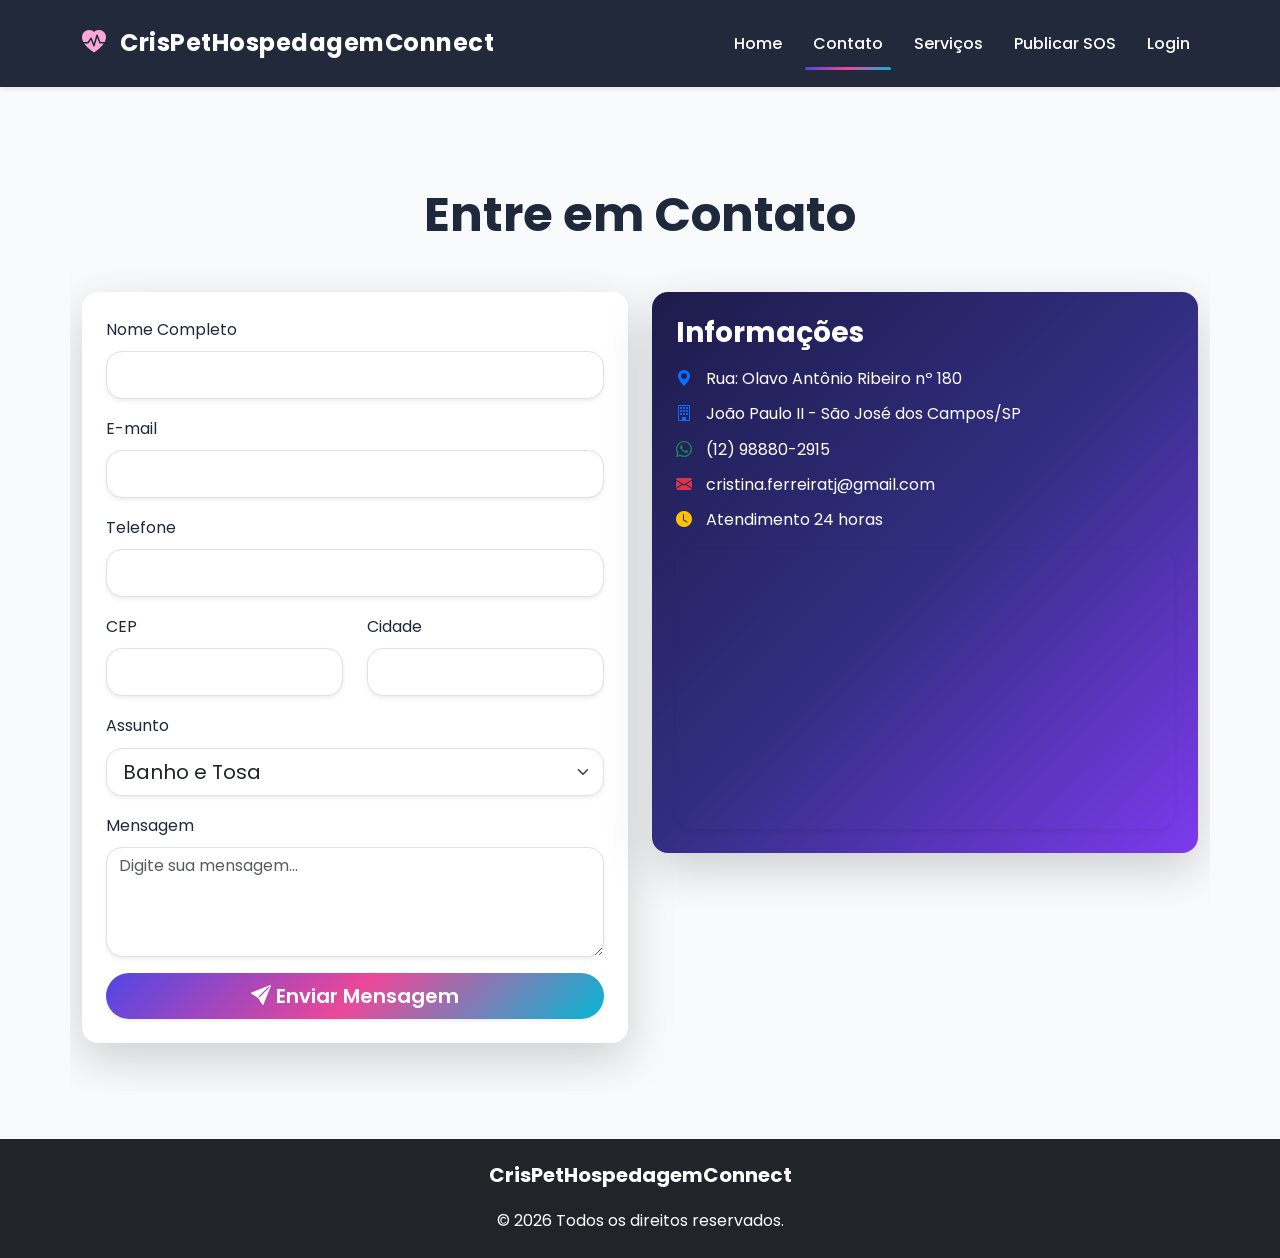
<file: contato.html>
<!DOCTYPE html>
<html lang="pt-br">

<head>

    <meta charset="UTF-8">
    <meta name="viewport" content="width=device-width, initial-scale=1.0">

    <title>Contato | CrisPetHospedagemConnect</title>

    <!-- SEO -->
    <meta name="description" content="Serviços premium para pets em São José dos Campos">

    <!-- Bootstrap -->
    <link href="https://cdn.jsdelivr.net/npm/bootstrap@5.3.8/dist/css/bootstrap.min.css" rel="stylesheet">

    <!-- Bootstrap Icons -->
    <link rel="stylesheet" href="https://cdn.jsdelivr.net/npm/bootstrap-icons@1.11.3/font/bootstrap-icons.min.css">

    <!-- Google Fonts -->
    <link rel="preconnect" href="https://fonts.googleapis.com">

    <link href="https://fonts.googleapis.com/css2?family=Poppins:wght@300;400;500;600;700&display=swap"
        rel="stylesheet">

    <!-- CSS -->
    <link rel="stylesheet" href="css/style.css">

</head>

<body>

    <!-- NAVBAR -->
    <header>

        <nav class="navbar navbar-expand-lg navbar-dark fixed-top shadow-sm">

            <div class="container">

                <a class="navbar-brand fw-bold" href="index.html">

                    <i class="bi bi-heart-pulse-fill"></i>
                    CrisPetHospedagemConnect

                </a>

                <button class="navbar-toggler"
                    type="button"
                    data-bs-toggle="collapse"
                    data-bs-target="#menu"
                    aria-label="Abrir menu">

                    <span class="navbar-toggler-icon"></span>

                </button>

                <div class="collapse navbar-collapse" id="menu">

                    <ul class="navbar-nav ms-auto align-items-lg-center">

                        <li class="nav-item">
                            <a class="nav-link" href="index.html">
                                Home
                            </a>
                        </li>

                        <li class="nav-item">
                            <a class="nav-link active" href="contato.html">
                                Contato
                            </a>
                        </li>

                        <li class="nav-item">
                            <a class="nav-link" href="servicos.html">
                                Serviços
                            </a>
                        </li>

                        <li class="nav-item">
                            <a class="nav-link" href="publicar.html">
                                Publicar SOS
                            </a>
                        </li>

                        <li class="nav-item">
                            <a class="nav-link" href="login.html">
                                Login
                            </a>
                        </li>

                    </ul>

                </div>

            </div>

        </nav>

    </header>

    <!-- CONTATO -->
    <main class="container py-5 mt-5 overflow-hidden">

        <h1 class="text-center fw-bold mb-5 display-5">
            Entre em Contato
        </h1>

        <div class="row g-4 align-items-start">

            <!-- FORMULÁRIO -->
            <div class="col-12 col-lg-6">

                <form action="php/contato.php"
                    method="POST"
                    class="shadow-lg p-4 rounded-4 bg-white border-0">

                    <div class="mb-3">

                        <label class="form-label">
                            Nome Completo
                        </label>

                        <input type="text"
                            name="nome"
                            class="form-control form-control-lg shadow-sm"
                            required>

                    </div>

                    <div class="mb-3">

                        <label class="form-label">
                            E-mail
                        </label>

                        <input type="email"
                            name="email"
                            class="form-control form-control-lg shadow-sm"
                            required>

                    </div>

                    <div class="mb-3">

                        <label class="form-label">
                            Telefone
                        </label>

                        <input type="tel"
                            name="telefone"
                            class="form-control form-control-lg shadow-sm"
                            required>

                    </div>

                    <div class="row">

                        <div class="col-md-6 mb-3">

                            <label class="form-label">
                                CEP
                            </label>

                            <input type="text"
                                id="cep"
                                class="form-control form-control-lg shadow-sm"
                                required>

                        </div>

                        <div class="col-md-6 mb-3">

                            <label class="form-label">
                                Cidade
                            </label>

                            <input type="text"
                                id="cidade"
                                class="form-control form-control-lg shadow-sm"
                                required>

                        </div>

                    </div>

                    <div class="mb-3">

                        <label class="form-label">
                            Assunto
                        </label>

                        <select name="assunto"
                            class="form-select form-select-lg shadow-sm"
                            required>

                            <option>Banho e Tosa</option>
                            <option>Hospedagem</option>
                            <option>SOS Pet</option>
                            <option>Táxi Dog</option>

                        </select>

                    </div>

                    <div class="mb-3">

                        <label class="form-label">
                            Mensagem
                        </label>

                        <textarea name="mensagem"
                            class="form-control shadow-sm"
                            rows="4"
                            placeholder="Digite sua mensagem..."></textarea>

                    </div>

                    <button class="btn btn-primary btn-lg w-100 py-2 shadow-sm">

                        <i class="bi bi-send-fill"></i>
                        Enviar Mensagem

                    </button>

                </form>

            </div>

            <!-- QUADRO CONTATO -->
            <div class="col-12 col-lg-6">

                <div class="contact-info shadow-lg rounded-4 p-4 bg-white">

                    <h3 class="mb-3 fw-bold">
                        Informações
                    </h3>

                    <p class="mb-2">
                        <i class="bi bi-geo-alt-fill text-primary"></i>
                        Rua: Olavo Antônio Ribeiro nº 180
                    </p>

                    <p class="mb-2">
                        <i class="bi bi-building text-primary"></i>
                        João Paulo II - São José dos Campos/SP
                    </p>

                    <p class="mb-2">
                        <i class="bi bi-whatsapp text-success"></i>
                        (12) 98880-2915
                    </p>

                    <p class="mb-2">
                        <i class="bi bi-envelope-fill text-danger"></i>
                        cristina.ferreiratj@gmail.com
                    </p>

                    <p class="mb-3">
                        <i class="bi bi-clock-fill text-warning"></i>
                        Atendimento 24 horas
                    </p>

                    <!-- MAPA MENOR -->
                    <div class="ratio ratio-16x9 rounded-4 overflow-hidden shadow-sm">

                        <iframe
                            src="https://www.google.com/maps/embed?pb=!1m18!1m12!1m3!1d3665.01766706522!2d-45.88949542455571!3d-23.278807751272797!2m3!1f0!2f0!3f0!3m2!1i1024!2i768!4f13.1!3m3!1m2!1s0x94cdb5728c483ec9%3A0x51c9c75e4835cfbf!2sR.%20Olavo%20Antonio%20Ribeiro%2C%20180%20-%20Conj.%20Papa%20Joao%20Paulo%20II%2C%20S%C3%A3o%20Jos%C3%A9%20dos%20Campos%20-%20SP%2C%2012232-413!5e0!3m2!1spt-BR!2sbr!4v1778617004412!5m2!1spt-BR!2sbr"
                            style="border:0;"
                            allowfullscreen=""
                            loading="lazy"
                            referrerpolicy="no-referrer-when-downgrade">

                        </iframe>

                    </div>

                </div>

            </div>

        </div>

    </main>

    <!-- FOOTER -->
    <footer class="py-4 mt-5 bg-dark text-white">

        <div class="container text-center">

            <h5 class="fw-bold">
                CrisPetHospedagemConnect
            </h5>

            <p class="mb-0">
                © 2026 Todos os direitos reservados.
            </p>

        </div>

    </footer>

    <!-- SCRIPTS -->
    <script src="https://cdn.jsdelivr.net/npm/bootstrap@5.3.8/dist/js/bootstrap.bundle.min.js"></script>

    <script src="js/script.js"></script>

    <!-- BOTÃO “VOLTAR AO TOPO” -->
    <button id="topBtn">
        <i class="bi bi-arrow-up"></i>
    </button>

</body>

</html>
</file>
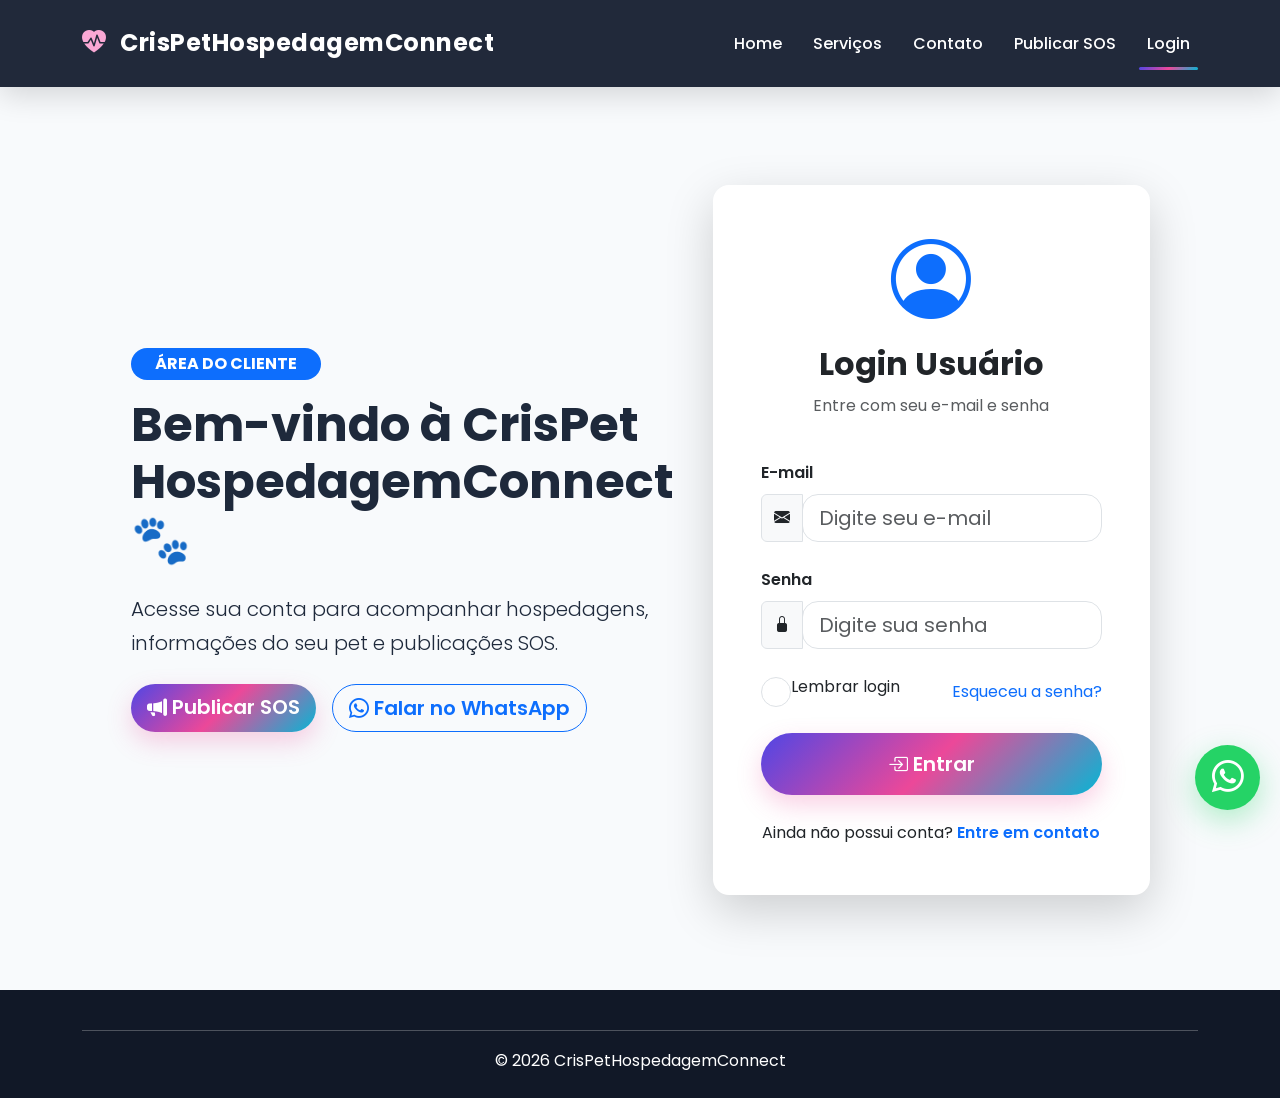
<file: login.html>
<!DOCTYPE html>
<html lang="pt-br">

<head>

    <meta charset="UTF-8">
    <meta name="viewport" content="width=device-width, initial-scale=1.0">

    <title>Login | CrisPetHospedagemConnect</title>

    <!-- SEO -->
    <meta name="description"
        content="Área de login da CrisPetHospedagemConnect">

    <!-- Bootstrap -->
    <link href="https://cdn.jsdelivr.net/npm/bootstrap@5.3.8/dist/css/bootstrap.min.css" rel="stylesheet">

    <!-- Bootstrap Icons -->
    <link rel="stylesheet"
        href="https://cdn.jsdelivr.net/npm/bootstrap-icons@1.11.3/font/bootstrap-icons.min.css">

    <!-- Google Fonts -->
    <link rel="preconnect" href="https://fonts.googleapis.com">

    <link href="https://fonts.googleapis.com/css2?family=Poppins:wght@300;400;500;600;700&display=swap"
        rel="stylesheet">

    <!-- AOS -->
    <link href="https://unpkg.com/aos@2.3.4/dist/aos.css" rel="stylesheet">

    <!-- CSS -->
    <link rel="stylesheet" href="css/style.css">

</head>

<body>

    <!-- NAVBAR -->
    <header>

        <nav class="navbar navbar-expand-lg navbar-dark fixed-top">

            <div class="container">

                <a class="navbar-brand fw-bold"
                    href="index.html">

                    <i class="bi bi-heart-pulse-fill"></i>
                    CrisPetHospedagemConnect

                </a>

                <button class="navbar-toggler"
                    type="button"
                    data-bs-toggle="collapse"
                    data-bs-target="#menu"
                    aria-controls="menu"
                    aria-expanded="false"
                    aria-label="Abrir menu">

                    <span class="navbar-toggler-icon"></span>

                </button>

                <div class="collapse navbar-collapse"
                    id="menu">

                    <ul class="navbar-nav ms-auto align-items-lg-center text-center">

                        <li class="nav-item">
                            <a class="nav-link"
                                href="index.html">
                                Home
                            </a>
                        </li>

                        <li class="nav-item">
                            <a class="nav-link"
                                href="servicos.html">
                                Serviços
                            </a>
                        </li>

                        <li class="nav-item">
                            <a class="nav-link"
                                href="contato.html">
                                Contato
                            </a>
                        </li>

                        <li class="nav-item">
                            <a class="nav-link"
                                href="publicar.html">
                                Publicar SOS
                            </a>
                        </li>

                        <li class="nav-item">
                            <a class="nav-link active"
                                href="login.html">
                                Login
                            </a>
                        </li>

                    </ul>

                </div>
            </div>

        </nav>

    </header>

    <!-- LOGIN -->
    <main class="py-5 min-vh-100 d-flex align-items-center">

        <div class="container">

            <div class="row align-items-center justify-content-center g-5">

                <!-- TEXTO -->
                <div class="col-12 col-lg-6 text-center text-lg-start"
                    data-aos="fade-right">

                    <span class="badge bg-primary px-4 py-2 rounded-pill fs-6 mb-3">
                        ÁREA DO CLIENTE
                    </span>

                    <h1 class="fw-bold display-5">

                        Bem-vindo à CrisPet
                        HospedagemConnect 🐾

                    </h1>

                    <p class="lead mt-4">

                        Acesse sua conta para acompanhar hospedagens,
                        informações do seu pet e publicações SOS.

                    </p>

                    <div class="d-flex gap-3 flex-wrap justify-content-center justify-content-lg-start mt-4">

                        <a href="publicar.html"
                            class="btn btn-primary btn-lg">

                            <i class="bi bi-megaphone-fill"></i>
                            Publicar SOS

                        </a>

                        <a href="contato.html"
                            class="btn btn-outline-primary btn-lg">

                            <i class="bi bi-whatsapp"></i>
                            Falar no WhatsApp

                        </a>

                    </div>

                </div>

                <!-- FORM LOGIN -->
                <div class="col-12 col-md-10 col-lg-5"
                    data-aos="fade-left">

                    <div class="card border-0 shadow-lg rounded-4 p-4 p-md-5">

                        <div class="text-center mb-4">

                            <div class="mb-3">

                                <i class="bi bi-person-circle display-1 text-primary"></i>

                            </div>

                            <h2 class="fw-bold">
                                Login Usuário
                            </h2>

                            <p class="text-muted">
                                Entre com seu e-mail e senha
                            </p>

                        </div>

                        <form action="php/login.php"
                            method="POST">

                            <div class="mb-4">

                                <label class="form-label fw-semibold">
                                    E-mail
                                </label>

                                <div class="input-group">

                                    <span class="input-group-text">
                                        <i class="bi bi-envelope-fill"></i>
                                    </span>

                                    <input type="email"
                                        name="email"
                                        class="form-control form-control-lg"
                                        placeholder="Digite seu e-mail"
                                        required>

                                </div>
                            </div>

                            <div class="mb-4">

                                <label class="form-label fw-semibold">
                                    Senha
                                </label>

                                <div class="input-group">

                                    <span class="input-group-text">
                                        <i class="bi bi-lock-fill"></i>
                                    </span>

                                    <input type="password"
                                        name="senha"
                                        class="form-control form-control-lg"
                                        placeholder="Digite sua senha"
                                        required>

                                </div>
                            </div>

                            <div class="d-flex justify-content-between align-items-center mb-4 flex-wrap gap-2">

                                <div class="form-check">

                                    <input class="form-check-input"
                                        type="checkbox"
                                        id="lembrar">

                                    <label class="form-check-label"
                                        for="lembrar">
                                        Lembrar login
                                    </label>

                                </div>

                                <a href="#"
                                    class="text-decoration-none">
                                    Esqueceu a senha?
                                </a>

                            </div>

                            <button class="btn btn-primary btn-lg w-100 py-3">

                                <i class="bi bi-box-arrow-in-right"></i>
                                Entrar

                            </button>

                        </form>

                        <div class="text-center mt-4">

                            <p class="mb-0">

                                Ainda não possui conta?

                                <a href="contato.html"
                                    class="text-decoration-none fw-semibold">

                                    Entre em contato

                                </a>

                            </p>

                        </div>
                    </div>
                </div>
            </div>
        </div>

    </main>

    <!-- FOOTER -->
    <footer class="py-4">

        <div class="container">

            <hr>

            <p class="text-center mb-0">

                © 2026 CrisPetHospedagemConnect

            </p>

        </div>

    </footer>

    <!-- WHATSAPP -->
    <a href="https://wa.me/5512988802915"
        target="_blank"
        class="whatsapp-float">

        <i class="bi bi-whatsapp"></i>

    </a>

    <!-- BOTÃO TOPO -->
    <button id="topBtn">

        <i class="bi bi-arrow-up"></i>

    </button>

    <!-- SCRIPTS -->
    <script src="https://cdn.jsdelivr.net/npm/bootstrap@5.3.8/dist/js/bootstrap.bundle.min.js"></script>

    <script src="https://unpkg.com/aos@2.3.4/dist/aos.js"></script>

    <script src="js/script.js"></script>

    <script>

        AOS.init({

            duration: 1200,
            once: true

        });

    </script>

    <!-- BOTÃO “VOLTAR AO TOPO” -->
    <button id="topBtn">
        <i class="bi bi-arrow-up"></i>
    </button>

</body>

</html>
</file>
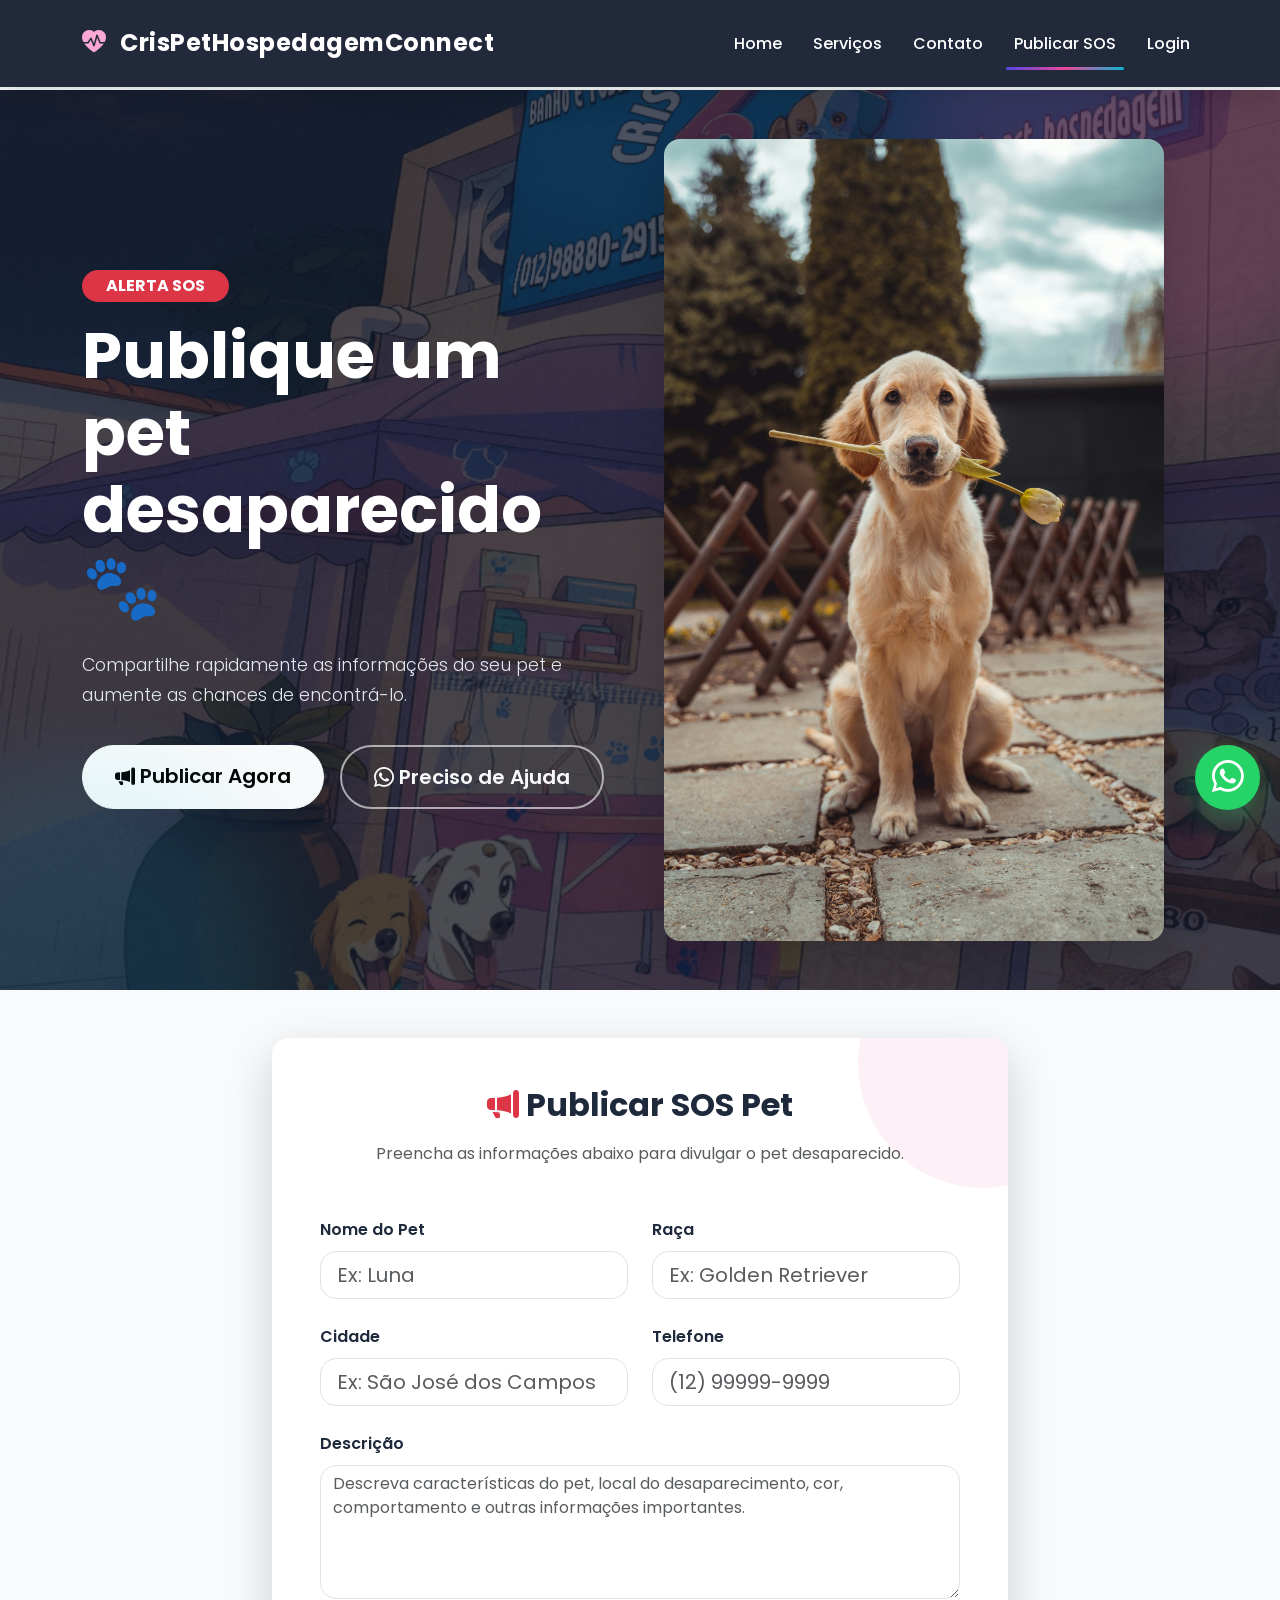
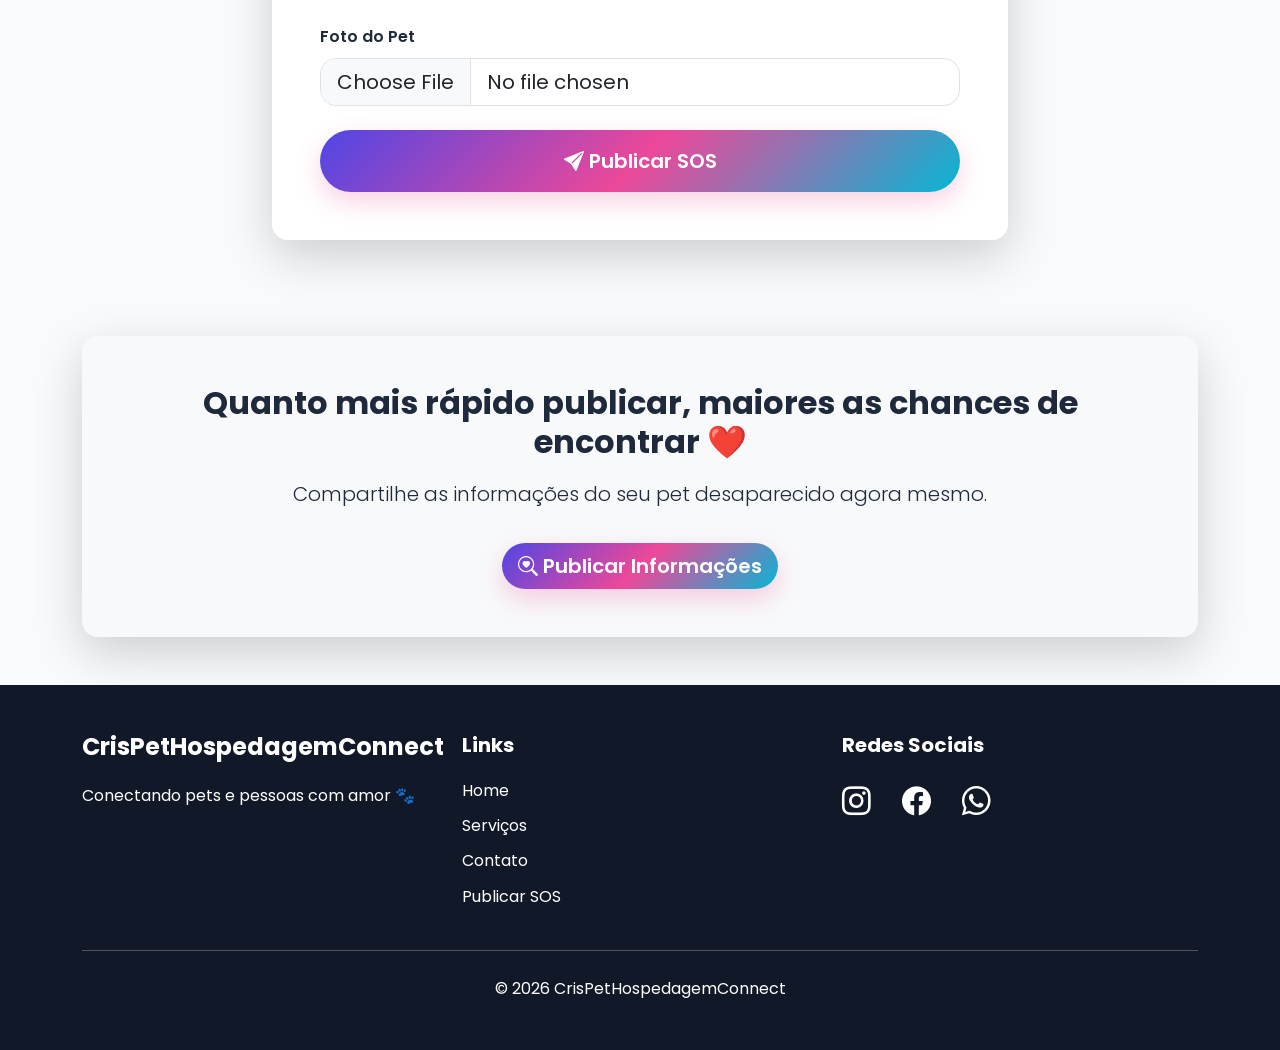
<file: publicar.html>
<!DOCTYPE html>
<html lang="pt-br">

<head>

    <meta charset="UTF-8">
    <meta name="viewport" content="width=device-width, initial-scale=1.0">

    <title>Publicar SOS | CrisPetHospedagemConnect</title>

    <!-- SEO -->
    <meta name="description"
        content="Publique rapidamente informações sobre pets desaparecidos em São José dos Campos">

    <!-- Bootstrap -->
    <link href="https://cdn.jsdelivr.net/npm/bootstrap@5.3.8/dist/css/bootstrap.min.css" rel="stylesheet">

    <!-- Bootstrap Icons -->
    <link rel="stylesheet"
        href="https://cdn.jsdelivr.net/npm/bootstrap-icons@1.11.3/font/bootstrap-icons.min.css">

    <!-- Google Fonts -->
    <link rel="preconnect" href="https://fonts.googleapis.com">

    <link href="https://fonts.googleapis.com/css2?family=Poppins:wght@300;400;500;600;700&display=swap"
        rel="stylesheet">

    <!-- AOS -->
    <link href="https://unpkg.com/aos@2.3.4/dist/aos.css" rel="stylesheet">

    <!-- CSS -->
    <link rel="stylesheet" href="css/style.css">

</head>

<body>

    <!-- NAVBAR -->
    <header>

        <nav class="navbar navbar-expand-lg navbar-dark fixed-top">

            <div class="container">

                <a class="navbar-brand fw-bold" href="index.html">

                    <i class="bi bi-heart-pulse-fill"></i>
                    CrisPetHospedagemConnect

                </a>

                <button class="navbar-toggler"
                    type="button"
                    data-bs-toggle="collapse"
                    data-bs-target="#menu"
                    aria-controls="menu"
                    aria-expanded="false"
                    aria-label="Abrir menu">

                    <span class="navbar-toggler-icon"></span>

                </button>

                <div class="collapse navbar-collapse" id="menu">

                    <ul class="navbar-nav ms-auto align-items-lg-center text-center">

                        <li class="nav-item">
                            <a class="nav-link" href="index.html">Home</a>
                        </li>

                        <li class="nav-item">
                            <a class="nav-link" href="servicos.html">Serviços</a>
                        </li>

                        <li class="nav-item">
                            <a class="nav-link" href="contato.html">Contato</a>
                        </li>

                        <li class="nav-item">
                            <a class="nav-link active" href="publicar.html">Publicar SOS</a>
                        </li>

                        <li class="nav-item">
                            <a class="nav-link" href="login.html">Login</a>
                        </li>

                    </ul>

                </div>

            </div>

        </nav>

    </header>

    <!-- HERO -->
    <section class="hero d-flex align-items-center py-5">

        <div class="container">

            <div class="row align-items-center g-5">

                <div class="col-lg-6 text-center text-lg-start"
                    data-aos="fade-right">

                    <span class="badge bg-danger px-4 py-2 rounded-pill fs-6 mb-3">
                        ALERTA SOS
                    </span>

                    <h1 class="fw-bold display-5">
                        Publique um pet desaparecido 🐾
                    </h1>

                    <p class="lead mt-4">

                        Compartilhe rapidamente as informações
                        do seu pet e aumente as chances de encontrá-lo.

                    </p>

                    <div class="d-flex gap-3 flex-wrap justify-content-center justify-content-lg-start mt-4">

                        <a href="#formulario"
                            class="btn btn-light btn-lg">

                            <i class="bi bi-megaphone-fill"></i>
                            Publicar Agora

                        </a>

                        <a href="contato.html"
                            class="btn btn-outline-light btn-lg">

                            <i class="bi bi-whatsapp"></i>
                            Preciso de Ajuda

                        </a>

                    </div>

                </div>

                <div class="col-lg-6 text-center"
                    data-aos="fade-left">

                    <img src="img/pet1.jpg"
                        class="img-fluid rounded-4 shadow-lg w-100"
                        style="max-width: 500px;"
                        alt="Pet desaparecido">

                </div>

            </div>

        </div>

    </section>

    <!-- FORMULÁRIO -->
    <main class="container py-5"
        id="formulario">

        <div class="row justify-content-center">

            <div class="col-12 col-lg-10 col-xl-8">

                <div class="publicar-card shadow-lg rounded-4 p-4 p-md-5 bg-white"
                    data-aos="zoom-in">

                    <div class="text-center mb-5">

                        <h2 class="fw-bold">

                            <i class="bi bi-megaphone-fill text-danger"></i>
                            Publicar SOS Pet

                        </h2>

                        <p class="text-muted mt-3">

                            Preencha as informações abaixo para divulgar o pet desaparecido.

                        </p>

                    </div>

                    <form action="php/publicar_pet.php"
                        method="POST"
                        enctype="multipart/form-data">

                        <div class="row g-4">

                            <div class="col-12 col-md-6">

                                <label class="form-label fw-semibold">
                                    Nome do Pet
                                </label>

                                <input type="text"
                                    name="nome_pet"
                                    placeholder="Ex: Luna"
                                    class="form-control form-control-lg"
                                    required>

                            </div>

                            <div class="col-12 col-md-6">

                                <label class="form-label fw-semibold">
                                    Raça
                                </label>

                                <input type="text"
                                    name="raca"
                                    placeholder="Ex: Golden Retriever"
                                    class="form-control form-control-lg">

                            </div>

                            <div class="col-12 col-md-6">

                                <label class="form-label fw-semibold">
                                    Cidade
                                </label>

                                <input type="text"
                                    name="cidade"
                                    placeholder="Ex: São José dos Campos"
                                    class="form-control form-control-lg">

                            </div>

                            <div class="col-12 col-md-6">

                                <label class="form-label fw-semibold">
                                    Telefone
                                </label>

                                <input type="tel"
                                    name="telefone"
                                    placeholder="(12) 99999-9999"
                                    class="form-control form-control-lg">

                            </div>

                            <div class="col-12">

                                <label class="form-label fw-semibold">
                                    Descrição
                                </label>

                                <textarea name="descricao"
                                    rows="5"
                                    class="form-control"
                                    placeholder="Descreva características do pet, local do desaparecimento, cor, comportamento e outras informações importantes."></textarea>

                            </div>

                            <div class="col-12">

                                <label class="form-label fw-semibold">
                                    Foto do Pet
                                </label>

                                <input type="file"
                                    name="imagem"
                                    class="form-control form-control-lg">

                            </div>

                            <div class="col-12">

                                <button class="btn btn-primary btn-lg w-100 py-3">

                                    <i class="bi bi-send-fill"></i>
                                    Publicar SOS

                                </button>

                            </div>

                        </div>

                    </form>

                </div>

            </div>

        </div>

    </main>

    <!-- CTA -->
    <section class="py-5 text-center">

        <div class="container">

            <div class="rounded-4 p-4 p-md-5 shadow-lg bg-light">

                <h2 class="fw-bold">
                    Quanto mais rápido publicar,
                    maiores as chances de encontrar ❤️
                </h2>

                <p class="lead mt-3">

                    Compartilhe as informações do seu pet desaparecido agora mesmo.

                </p>

                <a href="#formulario"
                    class="btn btn-primary btn-lg mt-3">

                    <i class="bi bi-search-heart"></i>
                    Publicar Informações

                </a>

            </div>

        </div>

    </section>

    <!-- FOOTER -->
    <footer class="py-5">

        <div class="container">

            <div class="row g-4 text-center text-md-start">

                <div class="col-12 col-md-4">

                    <h4 class="fw-bold">
                        CrisPetHospedagemConnect
                    </h4>

                    <p>
                        Conectando pets e pessoas com amor 🐾
                    </p>

                </div>

                <div class="col-12 col-md-4">

                    <h5 class="fw-bold">
                        Links
                    </h5>

                    <ul class="list-unstyled">

                        <li class="mb-2">
                            <a href="index.html" class="text-decoration-none">
                                Home
                            </a>
                        </li>

                        <li class="mb-2">
                            <a href="servicos.html" class="text-decoration-none">
                                Serviços
                            </a>
                        </li>

                        <li class="mb-2">
                            <a href="contato.html" class="text-decoration-none">
                                Contato
                            </a>
                        </li>

                        <li class="mb-2">
                            <a href="publicar.html" class="text-decoration-none">
                                Publicar SOS
                            </a>
                        </li>

                    </ul>

                </div>

                <div class="col-12 col-md-4">

                    <h5 class="fw-bold">
                        Redes Sociais
                    </h5>

                    <div class="d-flex gap-3 justify-content-center justify-content-md-start social fs-3">

                        <i class="bi bi-instagram"></i>
                        <i class="bi bi-facebook"></i>
                        <i class="bi bi-whatsapp"></i>

                    </div>

                </div>

            </div>

            <hr class="my-4">

            <p class="text-center mb-0">

                © 2026 CrisPetHospedagemConnect

            </p>

        </div>

    </footer>

    <!-- WHATSAPP -->
    <a href="https://wa.me/5512988802915"
        target="_blank"
        class="whatsapp-float">

        <i class="bi bi-whatsapp"></i>

    </a>

    <!-- BOTÃO TOPO -->
    <button id="topBtn">

        <i class="bi bi-arrow-up"></i>

    </button>

    <!-- SCRIPTS -->
    <script src="https://cdn.jsdelivr.net/npm/bootstrap@5.3.8/dist/js/bootstrap.bundle.min.js"></script>

    <script src="https://unpkg.com/aos@2.3.4/dist/aos.js"></script>

    <script src="js/script.js"></script>

    <script>

        AOS.init({

            duration: 1200,
            once: true

        });

    </script>

</body>

</html>
</file>
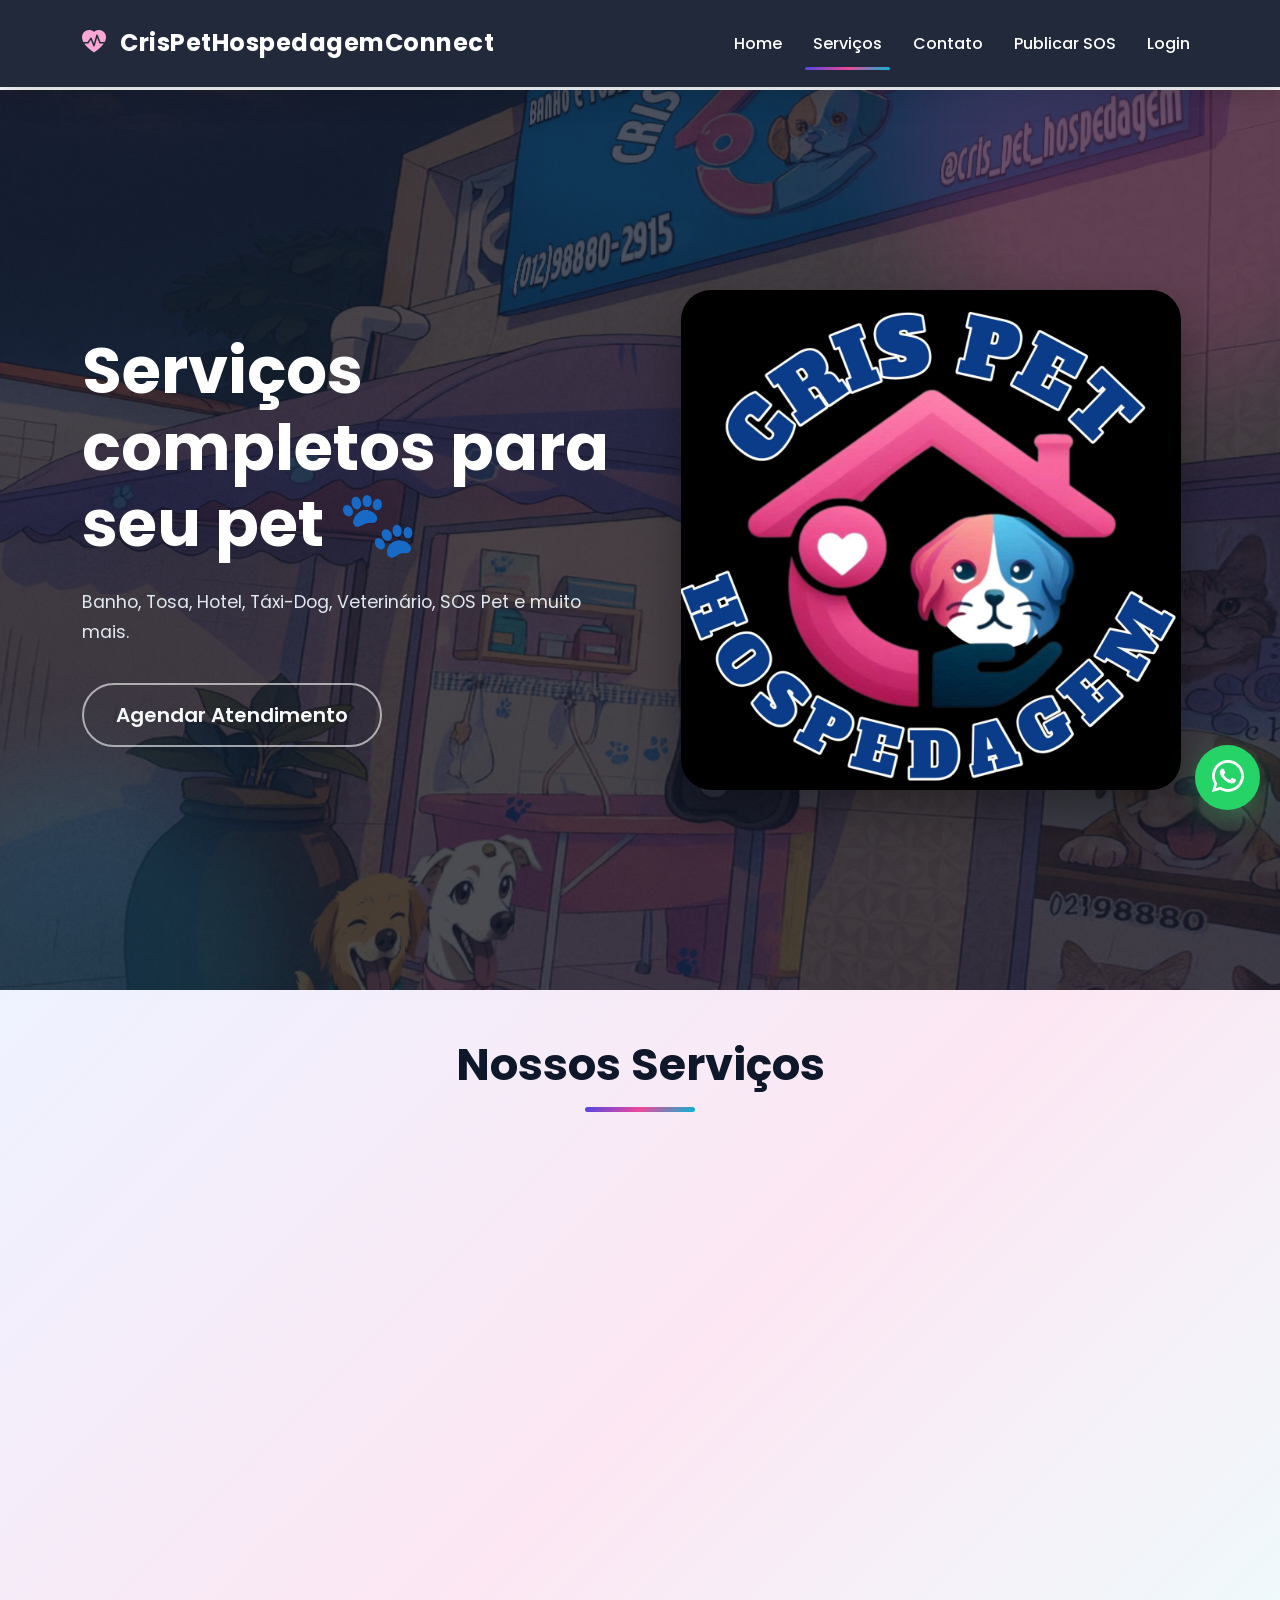
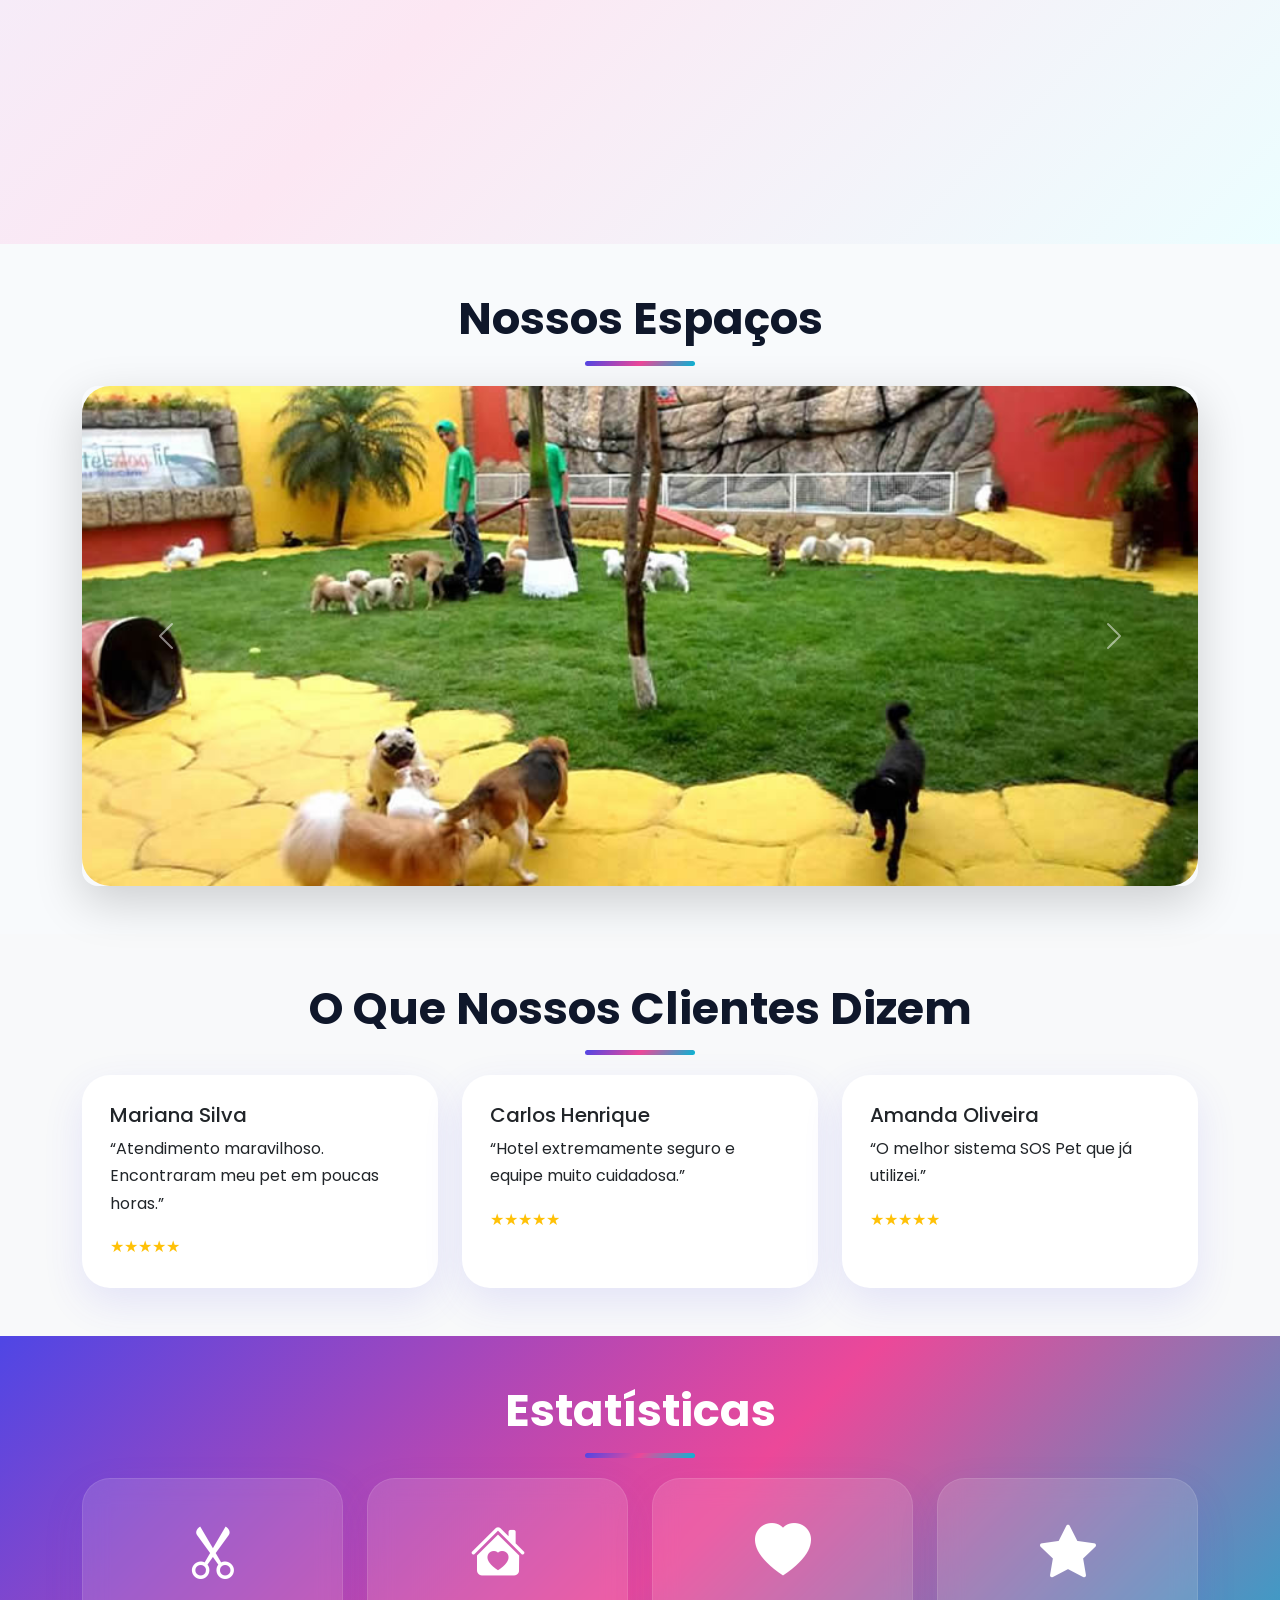
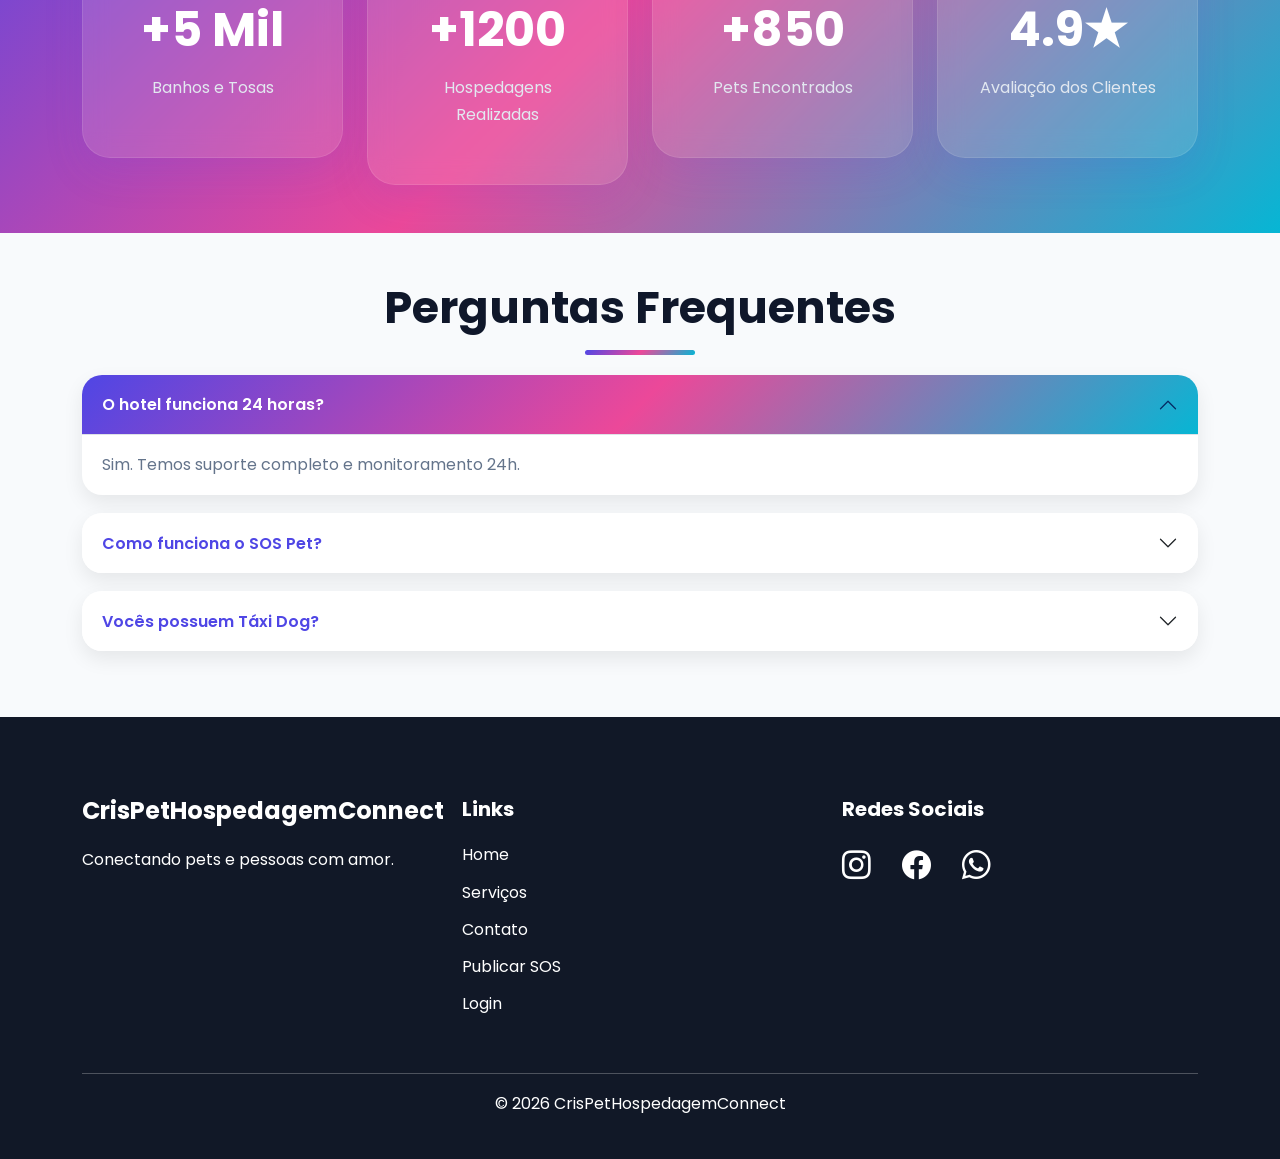
<file: servicos.html>
<!DOCTYPE html>
<html lang="pt-br">

<head>

    <meta charset="UTF-8">
    <meta name="viewport" content="width=device-width, initial-scale=1.0">

    <title>Serviços | CrisPetHospedagemConnect</title>

    <!-- SEO -->
    <meta name="description" content="Serviços premium para pets em São José dos Campos">

    <!-- Bootstrap -->
    <link href="https://cdn.jsdelivr.net/npm/bootstrap@5.3.8/dist/css/bootstrap.min.css" rel="stylesheet">

    <!-- Bootstrap Icons -->
    <link rel="stylesheet" href="https://cdn.jsdelivr.net/npm/bootstrap-icons@1.11.3/font/bootstrap-icons.min.css">

    <!-- Google Fonts -->
    <link rel="preconnect" href="https://fonts.googleapis.com">

    <link href="https://fonts.googleapis.com/css2?family=Poppins:wght@300;400;500;600;700&display=swap"
        rel="stylesheet">

    <!-- AOS -->
    <link href="https://unpkg.com/aos@2.3.4/dist/aos.css" rel="stylesheet">

    <!-- CSS -->
    <link rel="stylesheet" href="css/style.css">

</head>

<body>

    <!-- NAVBAR -->
    <header>

        <nav class="navbar navbar-expand-lg navbar-dark fixed-top">

            <div class="container">

                <a class="navbar-brand fw-bold" href="index.html">

                    <i class="bi bi-heart-pulse-fill"></i>
                    CrisPetHospedagemConnect

                </a>

                <button class="navbar-toggler" type="button" data-bs-toggle="collapse" data-bs-target="#menu">

                    <span class="navbar-toggler-icon"></span>

                </button>

                <div class="collapse navbar-collapse" id="menu">

                    <ul class="navbar-nav ms-auto align-items-lg-center">

                        <li class="nav-item">
                            <a class="nav-link" href="index.html">Home</a>
                        </li>

                        <li class="nav-item">
                            <a class="nav-link active" href="servicos.html">Serviços</a>
                        </li>

                        <li class="nav-item">
                            <a class="nav-link" href="contato.html">Contato</a>
                        </li>

                        <li class="nav-item">
                            <a class="nav-link" href="publicar.html">Publicar SOS</a>
                        </li>

                        <li class="nav-item">
                            <a class="nav-link" href="login.html">Login</a>
                        </li>

                    </ul>

                </div>
            </div>

        </nav>

    </header>

    <!-- HERO -->
    <section class="hero d-flex align-items-center min-vh-100 py-5">

        <div class="container">

            <div class="row align-items-center g-5">

                <div class="col-lg-6 text-center text-lg-start" data-aos="fade-right">

                    <h1>
                        Serviços completos para seu pet 🐾
                    </h1>

                    <p>
                        Banho, Tosa, Hotel, Táxi-Dog, Veterinário, SOS Pet e muito mais.
                    </p>

                    <a href="contato.html" class="btn btn-outline-light btn-lg">
                        Agendar Atendimento
                    </a>

                </div>

                <div class="col-lg-6 text-center" data-aos="fade-left">

                    <img src="img/servicos1.jpg" class="img-fluid hero-img" alt="Serviços para pets">

                </div>

            </div>
        </div>

    </section>

    <!-- SERVIÇOS -->
    <section class="services py-5">

        <div class="container">

            <h2 class="section-title text-center">
                Nossos Serviços
            </h2>

            <div class="row g-4">

                <div class="col-12 col-md-6 col-lg-4">

                    <div class="service-box h-100" data-aos="fade-up">

                        <i class="bi bi-scissors"></i>

                        <h3>Banho & Tosa</h3>

                        <p>
                            Higienização completa,
                            hidratação, corte de unhas
                            e muito carinho.
                        </p>

                    </div>

                </div>

                <div class="col-12 col-md-6 col-lg-4">

                    <div class="service-box h-100" data-aos="fade-up">

                        <i class="bi bi-house-heart"></i>

                        <h3>Hospedagem</h3>

                        <p>
                            Ambiente confortável,
                            climatizado e monitorado 24h.
                        </p>

                    </div>

                </div>

                <div class="col-12 col-md-6 col-lg-4">

                    <div class="service-box h-100" data-aos="fade-up">

                        <i class="bi bi-heart-pulse-fill"></i>

                        <h3>Veterinário</h3>

                        <p>
                            Consultas, exames,
                            vacinas e acompanhamento.
                        </p>

                    </div>

                </div>

                <div class="col-12 col-md-6 col-lg-4">

                    <div class="service-box h-100" data-aos="fade-up">

                        <i class="bi bi-car-front-fill"></i>

                        <h3>Táxi Dog</h3>

                        <p>
                            Transporte seguro e confortável
                            para seu pet.
                        </p>

                    </div>

                </div>

                <div class="col-12 col-md-6 col-lg-4">

                    <div class="service-box h-100" data-aos="fade-up">

                        <i class="bi bi-search-heart"></i>

                        <h3>SOS Pet</h3>

                        <p>
                            Divulgação rápida
                            de pets desaparecidos.
                        </p>

                    </div>

                </div>

                <div class="col-12 col-md-6 col-lg-4">

                    <div class="service-box h-100" data-aos="fade-up">

                        <i class="bi bi-camera-video-fill"></i>

                        <h3>Monitoramento</h3>

                        <p>
                            Acompanhamento por câmeras
                            em tempo real.
                        </p>

                    </div>

                </div>

            </div>
        </div>

    </section>

    <!-- CARROSSEL -->
    <section class="container py-5">

        <h2 class="section-title text-center">
            Nossos Espaços
        </h2>

        <div id="carouselServicos" class="carousel slide" data-bs-ride="carousel">

            <div class="carousel-inner rounded-4 shadow-lg">

                <div class="carousel-item active">

                    <img src="img/espaco1.jpg" class="d-block w-100 carousel-img" alt="Espaço Pet 1">

                </div>

                <div class="carousel-item">

                    <img src="img/espaco2.jpg" class="d-block w-100 carousel-img" alt="Espaço Pet 2">

                </div>

                <div class="carousel-item">

                    <img src="img/espaco3.jpg" class="d-block w-100 carousel-img" alt="Espaço Pet 3">

                </div>

            </div>

            <button class="carousel-control-prev" type="button" data-bs-target="#carouselServicos" data-bs-slide="prev">

                <span class="carousel-control-prev-icon"></span>

            </button>

            <button class="carousel-control-next" type="button" data-bs-target="#carouselServicos" data-bs-slide="next">

                <span class="carousel-control-next-icon"></span>

            </button>

        </div>

    </section>

    <!-- DEPOIMENTOS -->
    <section class="py-5 bg-light">

        <div class="container">

            <h2 class="section-title text-center">
                O Que Nossos Clientes Dizem
            </h2>

            <div class="row g-4">

                <div class="col-12 col-md-6 col-lg-4">

                    <div class="card pet-card h-100">

                        <div class="card-body">

                            <h5>Mariana Silva</h5>

                            <p>
                                “Atendimento maravilhoso.
                                Encontraram meu pet em poucas horas.”
                            </p>

                            <div class="text-warning">
                                ★★★★★
                            </div>

                        </div>

                    </div>

                </div>

                <div class="col-12 col-md-6 col-lg-4">

                    <div class="card pet-card h-100">

                        <div class="card-body">

                            <h5>Carlos Henrique</h5>

                            <p>
                                “Hotel extremamente seguro
                                e equipe muito cuidadosa.”
                            </p>

                            <div class="text-warning">
                                ★★★★★
                            </div>

                        </div>

                    </div>

                </div>

                <div class="col-12 col-md-6 col-lg-4">

                    <div class="card pet-card h-100">

                        <div class="card-body">

                            <h5>Amanda Oliveira</h5>

                            <p>
                                “O melhor sistema SOS Pet
                                que já utilizei.”
                            </p>

                            <div class="text-warning">
                                ★★★★★
                            </div>

                        </div>

                    </div>

                </div>

            </div>
        </div>

    </section>

    <!-- ESTATÍSTICAS -->
    <section class="stats py-5">

        <div class="container">

            <h2 class="section-title text-center">
                Estatísticas
            </h2>

            <div class="row g-4 text-center">

                <div class="col-6 col-md-3">

                    <div class="stat-box">

                        <i class="bi bi-scissors display-4"></i>

                        <h2>+5 Mil</h2>

                        <p>Banhos e Tosas</p>

                    </div>

                </div>

                <div class="col-6 col-md-3">

                    <div class="stat-box">

                        <i class="bi bi-house-heart-fill display-4"></i>

                        <h2>+1200</h2>

                        <p>Hospedagens Realizadas</p>

                    </div>

                </div>

                <div class="col-6 col-md-3">

                    <div class="stat-box">

                        <i class="bi bi-heart-fill display-4"></i>

                        <h2>+850</h2>

                        <p>Pets Encontrados</p>

                    </div>

                </div>

                <div class="col-6 col-md-3">

                    <div class="stat-box">

                        <i class="bi bi-star-fill display-4"></i>

                        <h2>4.9★</h2>

                        <p>Avaliação dos Clientes</p>

                    </div>

                </div>

            </div>
        </div>

    </section>

    <!-- FAQ -->
    <section class="container py-5">

        <h2 class="section-title text-center">
            Perguntas Frequentes
        </h2>

        <div class="accordion" id="accordionExample">

            <div class="accordion-item">

                <h2 class="accordion-header">

                    <button class="accordion-button" type="button" data-bs-toggle="collapse"
                        data-bs-target="#collapseOne">

                        O hotel funciona 24 horas?

                    </button>

                </h2>

                <div id="collapseOne" class="accordion-collapse collapse show" data-bs-parent="#accordionExample">

                    <div class="accordion-body">

                        Sim. Temos suporte completo
                        e monitoramento 24h.

                    </div>

                </div>

            </div>

            <div class="accordion-item">

                <h2 class="accordion-header">

                    <button class="accordion-button collapsed" type="button" data-bs-toggle="collapse"
                        data-bs-target="#collapseTwo">

                        Como funciona o SOS Pet?

                    </button>

                </h2>

                <div id="collapseTwo" class="accordion-collapse collapse" data-bs-parent="#accordionExample">

                    <div class="accordion-body">

                        Você publica as informações
                        do pet desaparecido e o sistema
                        ajuda na divulgação.

                    </div>

                </div>

            </div>

            <div class="accordion-item">

                <h2 class="accordion-header">

                    <button class="accordion-button collapsed" type="button" data-bs-toggle="collapse"
                        data-bs-target="#collapseThree">

                        Vocês possuem Táxi Dog?

                    </button>

                </h2>

                <div id="collapseThree" class="accordion-collapse collapse" data-bs-parent="#accordionExample">

                    <div class="accordion-body">

                        Sim, realizamos transporte seguro.

                    </div>

                </div>

            </div>

        </div>

    </section>

    <!-- FOOTER -->
    <footer>

        <div class="container">

            <div class="row">

                <div class="col-12 col-md-4 mb-4 text-center text-md-start">

                    <h4>CrisPetHospedagemConnect</h4>

                    <p>
                        Conectando pets e pessoas com amor.
                    </p>

                </div>

                <div class="col-12 col-md-4 mb-4 text-center text-md-start">

                    <h5>Links</h5>

                    <ul>

                        <li>
                            <a href="index.html">Home</a>
                        </li>

                        <li>
                            <a href="servicos.html">Serviços</a>
                        </li>

                        <li>
                            <a href="contato.html">Contato</a>
                        </li>

                        <li>
                            <a href="publicar.html">Publicar SOS</a>
                        </li>

                        <li>
                            <a href="login.html">Login</a>
                        </li>

                    </ul>

                </div>

                <div class="col-12 col-md-4 mb-4 text-center text-md-start">

                    <h5>Redes Sociais</h5>

                    <div class="social d-flex gap-3 justify-content-center justify-content-md-start">

                        <i class="bi bi-instagram"></i>

                        <i class="bi bi-facebook"></i>

                        <i class="bi bi-whatsapp"></i>

                    </div>

                </div>

            </div>

            <hr>

            <p class="text-center">
                © 2026 CrisPetHospedagemConnect
            </p>

        </div>

    </footer>

    <!-- WHATSAPP -->
    <a href="https://wa.me/5512988802915" target="_blank" class="whatsapp-float">

        <i class="bi bi-whatsapp"></i>

    </a>

    <!-- SCRIPTS -->
    <script src="https://cdn.jsdelivr.net/npm/bootstrap@5.3.8/dist/js/bootstrap.bundle.min.js"></script>

    <script src="https://unpkg.com/aos@2.3.4/dist/aos.js"></script>

    <script src="js/script.js"></script>

    <script>

        AOS.init({

            duration: 1200

        });

    </script>

    <!-- BOTÃO “VOLTAR AO TOPO” -->
    <button id="topBtn">
        <i class="bi bi-arrow-up"></i>
    </button>

</body>

</html>
</file>
<file: css/style.css>
:root{

/* CORES PRINCIPAIS */
--primary:#4F46E5;
--primary-light:#818CF8;

--secondary:#EC4899;
--secondary-light:#F9A8D4;

--accent:#06B6D4;
--accent-light:#67E8F9;

--purple:#8B5CF6;
--pink:#F472B6;
--blue:#3B82F6;
--cyan:#22D3EE;

--dark:#0F172A;
--dark2:#1E293B;

--light:#F8FAFC;
--white:#FFFFFF;

--text:#1E293B;
--text-light:#64748B;

--gradient:
linear-gradient(135deg,#4F46E5,#EC4899,#06B6D4);

--gradient-soft:
linear-gradient(135deg,#EEF2FF,#FCE7F3,#ECFEFF);

--shadow:
0 15px 40px rgba(79,70,229,.12);

}

/* =========================
RESET
========================= */

*{
margin:0;
padding:0;
box-sizing:border-box;
}

html{
scroll-behavior:smooth;
overflow-x:hidden;
}

body{
font-family:'Poppins',sans-serif;
background:var(--light);
color:var(--text);
overflow-x:hidden;
padding-top:90px;
line-height:1.7;
}

img{
max-width:100%;
display:block;
height:auto;
}

/* =========================
NAVBAR
========================= */

.navbar{
background:rgba(15,23,42,.92);
backdrop-filter:blur(12px);
padding:18px 0;
transition:.4s;
box-shadow:0 8px 30px rgba(0,0,0,.15);
}

.navbar-brand{
font-size:1.5rem;
font-weight:700;
letter-spacing:.5px;
color:#fff !important;
}

.navbar-brand i{
color:var(--secondary-light);
margin-right:8px;
}

.nav-link{
position:relative;
margin-left:15px;
font-weight:500;
color:#fff !important;
transition:.3s;
}

.nav-link:hover{
color:var(--secondary-light) !important;
}

.nav-link::after{
content:'';
position:absolute;
left:0;
bottom:-5px;
width:0;
height:3px;
border-radius:20px;
background:var(--gradient);
transition:.4s;
}

.nav-link:hover::after,
.nav-link.active::after{
width:100%;
}

/* =========================
HERO
========================= */

.hero{
min-height:100vh;
background:
linear-gradient(rgba(15,23,42,.75),
rgba(15,23,42,.75)),
url('../img/hero.jpg');
background-size:cover;
background-position:center;
display:flex;
align-items:center;
color:#fff;
padding:120px 0 80px;
position:relative;
overflow:hidden;
}

.hero::before{
content:'';
position:absolute;
width:500px;
height:500px;
background:rgba(236,72,153,.18);
border-radius:50%;
top:-200px;
right:-120px;
filter:blur(50px);
}

.hero::after{
content:'';
position:absolute;
width:400px;
height:400px;
background:rgba(34,211,238,.12);
border-radius:50%;
bottom:-180px;
left:-120px;
filter:blur(50px);
}

.hero h1{
font-size:4rem;
font-weight:700;
line-height:1.2;
margin-bottom:25px;
animation:fadeUp 1s ease;
}

.hero p{
font-size:1.1rem;
max-width:550px;
margin-bottom:35px;
color:#E2E8F0;
}

.hero .btn{
padding:15px 32px;
border-radius:50px;
font-weight:600;
transition:.4s;
}

.hero .btn-primary{
background:var(--gradient);
border:none;
}

.hero .btn-outline-light{
border:2px solid rgba(255,255,255,.6);
}

.hero .btn:hover{
transform:translateY(-5px);
box-shadow:0 15px 35px rgba(0,0,0,.25);
}

.hero-img{
border-radius:30px;
max-width:500px;
margin:auto;
box-shadow:
0 20px 50px rgba(0,0,0,.35);
animation:float 5s ease-in-out infinite;
}

/* =========================
TÍTULOS
========================= */

.section-title{
font-size:2.8rem;
font-weight:700;
margin-bottom:20px;
position:relative;
color:var(--dark);
}

.section-title::after{
content:'';
width:110px;
height:5px;
background:var(--gradient);
display:block;
margin:15px auto 0;
border-radius:20px;
}

.section-subtitle{
font-size:1.05rem;
max-width:700px;
margin:auto;
color:var(--text-light);
}

/* =========================
BOTÕES
========================= */

.btn{
border-radius:50px;
font-weight:600;
transition:.4s;
}

.btn-primary{
background:var(--gradient);
border:none;
box-shadow:
0 10px 25px rgba(236,72,153,.25);
}

.btn-primary:hover{
transform:translateY(-3px);
opacity:.95;
}

.btn-outline-light:hover{
background:#fff;
color:var(--dark);
}

/* =========================
CARDS
========================= */

.pet-card,
.service-box,
.stat-box,
.publicar-card,
.login-card,
.contact-info{
background:#fff;
border:none;
border-radius:28px;
overflow:hidden;
transition:.4s;
box-shadow:var(--shadow);
}

.pet-card:hover,
.service-box:hover,
.stat-box:hover{
transform:translateY(-10px);
box-shadow:
0 25px 50px rgba(79,70,229,.18);
}

/* =========================
PETS
========================= */

.pets{
background:
linear-gradient(135deg,#111827,#1E293B);
position:relative;
}

.pets::before{
content:'';
position:absolute;
width:400px;
height:400px;
background:rgba(236,72,153,.08);
border-radius:50%;
top:-100px;
right:-100px;
filter:blur(40px);
}

.pets .section-title,
.pets .section-subtitle{
color:#fff;
}

.pet-image{
position:relative;
overflow:hidden;
}

.pet-image img{
width:100%;
height:280px;
object-fit:cover;
transition:.5s;
}

.pet-card:hover img{
transform:scale(1.08);
}

.pet-status{
position:absolute;
top:15px;
left:15px;
background:#22C55E;
color:#fff;
padding:8px 18px;
border-radius:50px;
font-size:.9rem;
font-weight:600;
box-shadow:0 10px 20px rgba(0,0,0,.2);
}

.pet-status.urgent{
background:#EF4444;
}

.pet-card .card-body{
padding:28px;
}

.pet-info{
color:var(--text-light);
}

/* =========================
SERVIÇOS
========================= */

.services{
background:var(--gradient-soft);
}

.service-box{
padding:45px 28px;
text-align:center;
min-height:320px;
position:relative;
}

.service-box::before{
content:'';
position:absolute;
inset:0;
background:var(--gradient);
opacity:0;
transition:.4s;
z-index:0;
}

.service-box *{
position:relative;
z-index:2;
}

.service-box i{
font-size:3.5rem;
margin-bottom:20px;
background:var(--gradient);
-webkit-background-clip:text;
-webkit-text-fill-color:transparent;
}

.service-box h3,
.service-box h4{
font-weight:700;
margin-bottom:15px;
color:var(--primary);
}

.service-box p{
color:var(--text-light);
}

.service-box:hover{
color:#fff;
}

.service-box:hover::before{
opacity:1;
}

.service-box:hover h3,
.service-box:hover h4,
.service-box:hover p{
color:#fff;
}

.service-box:hover i{
-webkit-text-fill-color:#fff;
}

/* =========================
GALERIA
========================= */

.gallery{
background:#111827;
}

.gallery .section-title{
color:#fff;
}

.gallery-box{
position:relative;
overflow:hidden;
border-radius:28px;
}

.gallery-img{
width:100%;
height:320px;
object-fit:cover;
transition:.5s;
}

.gallery-box:hover .gallery-img{
transform:scale(1.1);
}

.gallery-overlay{
position:absolute;
inset:0;
background:
linear-gradient(to top,rgba(0,0,0,.8),transparent);
display:flex;
align-items:flex-end;
justify-content:center;
padding-bottom:25px;
opacity:0;
transition:.5s;
}

.gallery-box:hover .gallery-overlay{
opacity:1;
}

.gallery-overlay h5{
color:#fff;
font-size:1.3rem;
font-weight:700;
}

/* =========================
SOS SECTION
========================= */

.sos-section{
background:
linear-gradient(135deg,#312E81,#7C3AED,#EC4899);
padding:100px 0;
color:#fff;
position:relative;
overflow:hidden;
}

.sos-section::before{
content:'';
position:absolute;
width:500px;
height:500px;
background:rgba(255,255,255,.08);
border-radius:50%;
top:-220px;
right:-120px;
}

.sos-image-box{
overflow:hidden;
border-radius:28px;
max-width:450px;
margin:auto;
box-shadow:
0 20px 50px rgba(0,0,0,.25);
}

.sos-image-box img{
width:100%;
height:420px;
object-fit:cover;
transition:.5s;
}

.sos-image-box:hover img{
transform:scale(1.05);
}

/* =========================
CAROUSEL
========================= */

.carousel-img{
height:500px;
object-fit:cover;
border-radius:28px;
}

/* =========================
ESTATÍSTICAS
========================= */

.stats{
background:var(--gradient);
padding:100px 0;
color:#fff;
}

.stats .section-title{
color:#fff;
}

.stat-box{
padding:40px;
background:rgba(255,255,255,.12);
backdrop-filter:blur(12px);
border:1px solid rgba(255,255,255,.1);
}

.stat-box h2{
font-size:3rem;
font-weight:700;
margin:15px 0;
color:#fff;
}

.stat-box p{
color:#E2E8F0;
}

/* =========================
FAQ
========================= */

.accordion-item{
border:none;
margin-bottom:18px;
border-radius:20px !important;
overflow:hidden;
box-shadow:0 8px 20px rgba(0,0,0,.08);
}

.accordion-button{
padding:20px;
font-weight:600;
color:var(--primary);
}

.accordion-button:not(.collapsed){
background:var(--gradient);
color:#fff;
}

.accordion-button:focus{
box-shadow:none;
}

.accordion-body{
line-height:1.8;
color:var(--text-light);
}

/* =========================
MODAL
========================= */

.pet-modal{
border:none;
border-radius:30px;
overflow:hidden;
}

.pet-modal img{
width:100%;
height:420px;
object-fit:cover;
border-radius:20px;
}

.pet-details{
list-style:none;
padding:0;
margin-top:25px;
}

.pet-details li{
margin-bottom:15px;
display:flex;
align-items:center;
gap:10px;
color:#475569;
}

.pet-details i{
color:var(--secondary);
}

/* =========================
FORMULÁRIOS
========================= */

form input,
form textarea,
form select{
border-radius:16px !important;
padding:14px;
border:1px solid #CBD5E1;
transition:.3s;
}

form input:focus,
form textarea:focus,
form select:focus{
border-color:var(--secondary);
box-shadow:
0 0 0 4px rgba(236,72,153,.12) !important;
}

.contact-info{
background:
linear-gradient(135deg,#1E1B4B,#312E81,#7C3AED);
color:#fff;
}

.contact-info i{
color:#F9A8D4;
margin-right:10px;
}

iframe{
width:100%;
border-radius:20px;
}

/* =========================
LOGIN / PUBLICAR
========================= */

.login-wrapper,
.publicar-wrapper,
.contato-wrapper{
width:100%;
padding:120px 15px 60px;
overflow:hidden;
}

.login-card,
.publicar-card{
padding:45px;
position:relative;
z-index:2;
}

.login-card::before,
.publicar-card::before{
content:'';
position:absolute;
width:250px;
height:250px;
background:rgba(236,72,153,.08);
border-radius:50%;
top:-100px;
right:-100px;
z-index:-1;
}

/* =========================
FOOTER
========================= */

footer{
background:#111827;
color:#fff;
padding:80px 0 25px;
}

footer h4,
footer h5{
margin-bottom:20px;
font-weight:700;
}

footer ul{
list-style:none;
padding:0;
}

footer li{
margin-bottom:10px;
}

footer a{
text-decoration:none;
color:#fff;
transition:.3s;
}

footer a:hover{
color:var(--secondary-light);
}

.social i{
font-size:1.8rem;
margin-right:15px;
cursor:pointer;
transition:.3s;
}

.social i:hover{
transform:translateY(-5px) scale(1.1);
color:var(--secondary-light);
}

/* =========================
WHATSAPP
========================= */

.whatsapp-float{
position:fixed;
bottom:90px;
right:20px;
width:65px;
height:65px;
background:#25D366;
color:#fff;
display:flex;
align-items:center;
justify-content:center;
border-radius:50%;
font-size:2rem;
z-index:999;
text-decoration:none;
box-shadow:
0 10px 30px rgba(37,211,102,.35);
animation:pulse 2s infinite;
}

/* =========================
BOTÃO TOPO
========================= */

#topBtn{
position:fixed;
bottom:20px;
right:20px;
width:55px;
height:55px;
border:none;
border-radius:50%;
background:var(--gradient);
color:#fff;
display:none;
z-index:999;
box-shadow:0 10px 20px rgba(0,0,0,.25);
}

/* =========================
LOADER
========================= */

#loader{
position:fixed;
width:100%;
height:100vh;
background:#111827;
z-index:99999;
display:flex;
justify-content:center;
align-items:center;
flex-direction:column;
transition:.6s;
}

.loader-content img{
width:120px;
margin-bottom:20px;
}

.spinner{
width:60px;
height:60px;
border:5px solid rgba(255,255,255,.15);
border-top:5px solid var(--secondary);
border-radius:50%;
animation:spin 1s linear infinite;
}

/* =========================
SCROLLBAR
========================= */

::-webkit-scrollbar{
width:10px;
}

::-webkit-scrollbar-thumb{
background:var(--gradient);
border-radius:20px;
}

/* =========================
ANIMAÇÕES
========================= */

@keyframes float{

0%,100%{
transform:translateY(0);
}

50%{
transform:translateY(-15px);
}

}

@keyframes pulse{

0%{
transform:scale(1);
}

50%{
transform:scale(1.08);
}

100%{
transform:scale(1);
}

}

@keyframes fadeUp{

from{
opacity:0;
transform:translateY(40px);
}

to{
opacity:1;
transform:translateY(0);
}

}

@keyframes spin{

100%{
transform:rotate(360deg);
}

}

/* =========================
RESPONSIVO
========================= */

@media(max-width:992px){

.hero h1{
font-size:3rem;
}

.hero{
text-align:center;
}

.hero p{
margin:auto auto 30px;
}

}

@media(max-width:768px){

.hero{
padding:140px 20px 80px;
}

.hero h1{
font-size:2.3rem;
}

.section-title{
font-size:2rem;
}

.carousel-img{
height:260px;
}

.gallery-img{
height:240px;
}

.pet-image img{
height:240px;
}

.pet-modal img{
height:300px;
}

.sos-image-box img{
height:280px;
}

.login-card,
.publicar-card,
.contact-info,
form{
padding:25px !important;
border-radius:24px;
}

.btn-lg{
width:100%;
}

}

@media(max-width:576px){

.hero h1{
font-size:2rem;
}

.hero p{
font-size:1rem;
}

.section-title{
font-size:1.8rem;
}

.navbar-brand{
font-size:1.1rem;
}

.whatsapp-float{
width:58px;
height:58px;
font-size:1.7rem;
}

}
</file>
